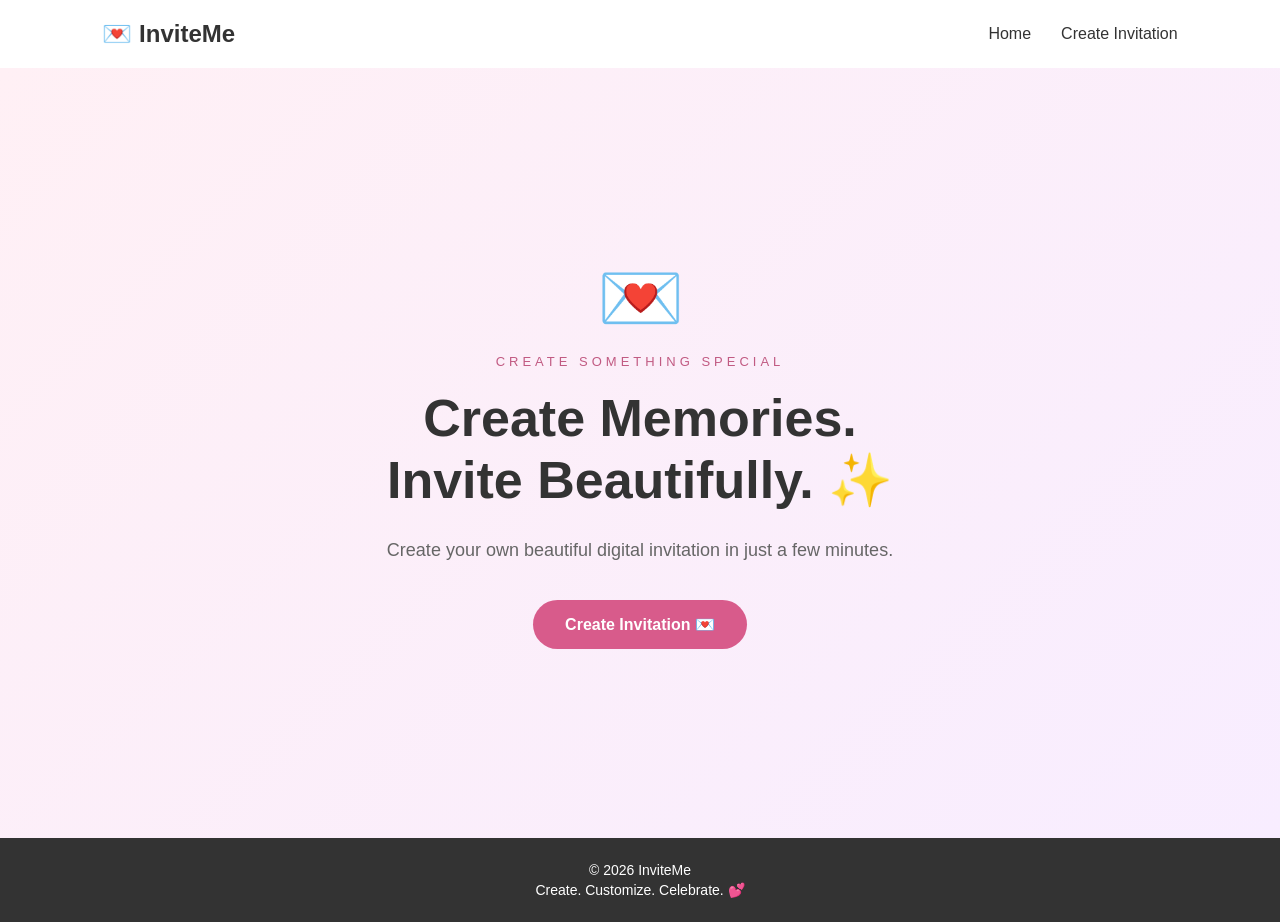
<file: index.html>
<!DOCTYPE html>
<html lang="en">

<head>
    <meta charset="UTF-8">
    <meta name="viewport" content="width=device-width, initial-scale=1.0">

    <title>InviteMe - Digital Invitations</title>

    <!-- CSS -->
    <link rel="stylesheet" href="style.css">
</head>

<body>

    <!-- =========================
         NAVIGATION
    ========================== -->

    <nav class="navbar">

        <div class="logo">
            💌 InviteMe
        </div>

        <div class="nav-links">

            <a href="index.html">
                Home
            </a>

            <a href="event.html">
                Create Invitation
            </a>

        </div>

    </nav>


    <!-- =========================
         HOME / HERO
    ========================== -->

    <section class="home">

        <div class="home-content">

            <div class="home-icon">
                💌
            </div>

            <p class="small-title">
                CREATE SOMETHING SPECIAL
            </p>

            <h1>
                Create Memories.<br>
                Invite Beautifully. ✨
            </h1>

            <p class="home-description">
                Create your own beautiful digital invitation
                in just a few minutes.
            </p>

            <button
                id="createBtn"
                class="primary-btn">

                Create Invitation 💌

            </button>

        </div>

    </section>


    <!-- =========================
         FOOTER
    ========================== -->

    <footer>

        <p>
            © 2026 InviteMe
        </p>

        <p>
            Create. Customize. Celebrate. 💕
        </p>

    </footer>


    <!-- JavaScript -->

    <script src="script.js"></script>

</body>

</html>
</file>
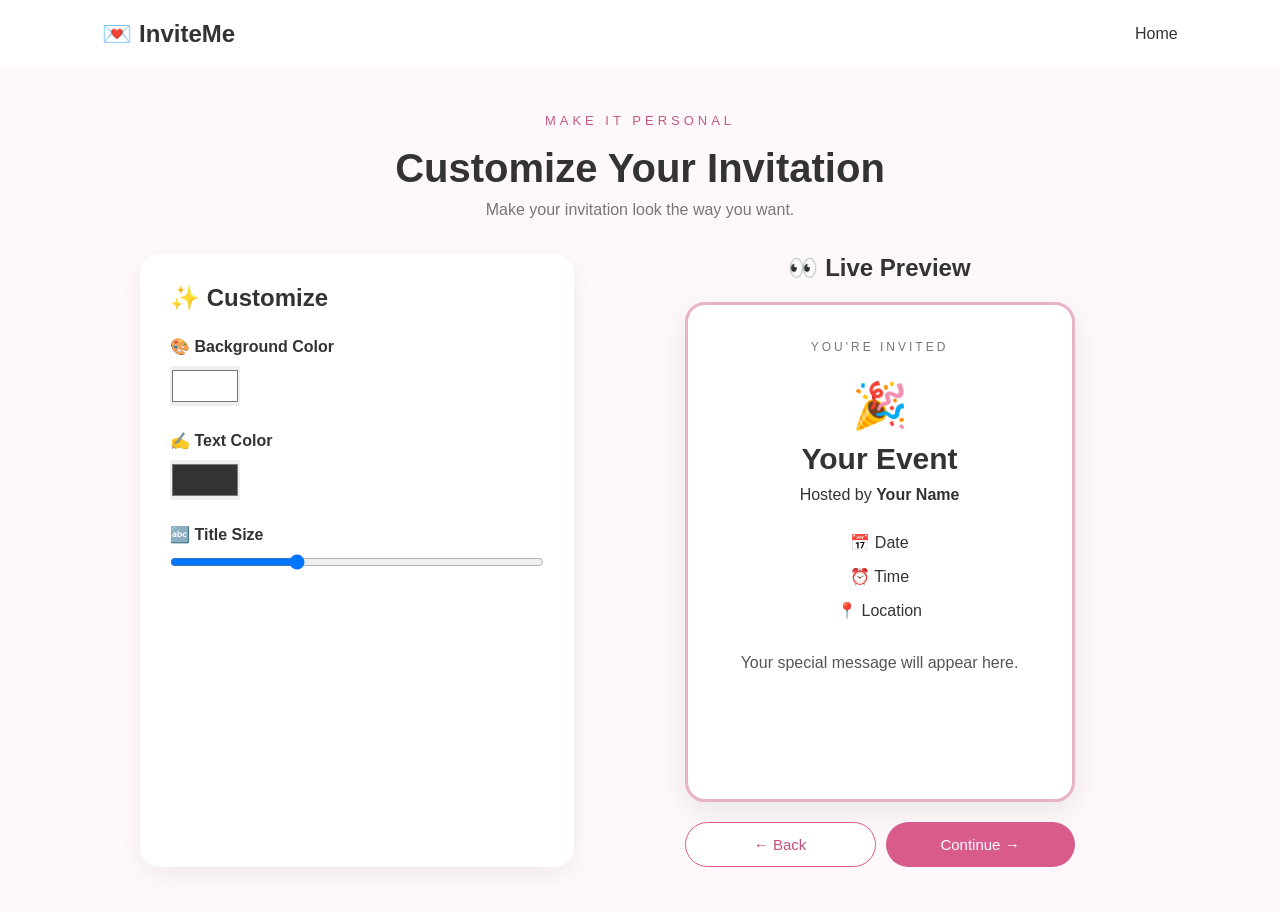
<file: customize.html>
<!DOCTYPE html>
<html lang="en">

<head>

    <meta charset="UTF-8">

    <meta name="viewport"
          content="width=device-width, initial-scale=1.0">

    <title>Customize - InviteMe</title>

    <link rel="stylesheet" href="style.css">

</head>


<body>


    <!-- =========================
         NAVBAR
    ========================== -->

    <nav class="navbar">

        <div class="logo">
            💌 InviteMe
        </div>

        <div class="nav-links">

            <a href="index.html">
                Home
            </a>

        </div>

    </nav>



    <!-- =========================
         CUSTOMIZE PAGE
    ========================== -->

    <section class="customize-section">


        <div class="customize-header">

            <p class="small-title">
                MAKE IT PERSONAL
            </p>

            <h1>
                Customize Your Invitation
            </h1>

            <p>
                Make your invitation look the way you want.
            </p>

        </div>



        <div class="customize-layout">


            <!-- =====================
                 CUSTOMIZE OPTIONS
            ====================== -->

            <div class="customize-options">


                <h2>
                    ✨ Customize
                </h2>


             

                <!-- BACKGROUND -->

                <div class="custom-option">

                    <label>
                        🎨 Background Color
                    </label>

                    <input
                        type="color"
                        id="backgroundColor"
                        value="#ffffff">

                </div>



                <!-- TEXT COLOR -->

                <div class="custom-option">

                    <label>
                        ✍️ Text Color
                    </label>

                    <input
                        type="color"
                        id="textColor"
                        value="#333333">

                </div>



                <!-- FONT SIZE -->

                <div class="custom-option">

                    <label>
                        🔤 Title Size
                    </label>

                    <input
                        type="range"
                        id="fontSize"
                        min="20"
                        max="50"
                        value="30">

                </div>


            </div>



            <!-- =====================
                 LIVE PREVIEW
            ====================== -->

            <div class="custom-preview">

                <h2>
                    👀 Live Preview
                </h2>


                <div
                    id="customInvitation"
                    class="custom-invitation">


                   

                    <p class="preview-small">
                        YOU'RE INVITED
                    </p>


                    <div
                        id="customIcon"
                        class="preview-icon">

                        🎉

                    </div>


                    <h1 id="customTitle">
                        Your Event
                    </h1>


                    <p>
                        Hosted by
                        <strong id="customHost">
                            Your Name
                        </strong>
                    </p>


                    <div class="custom-details"><p>
                            📅
                            <span id="customDate">
                                Date
                            </span>
                        </p>

                        <p>
                            ⏰
                            <span id="customTime">
                                Time
                            </span>
                        </p>

                        <p>
                            📍
                            <span id="customLocation">
                                Location
                            </span>
                        </p>

                    </div>


                    <p id="customMessage">
                        Your special message
                        will appear here.
                    </p>


                </div>


                <!-- BUTTONS -->

                <div class="custom-buttons">

                    <button
                        class="back-btn"
                        onclick="backToTemplate()">

                        ← Back

                    </button>


                    <button
                        class="continue-btn"
                        onclick="goToPreview()">

                        Continue →

                    </button>

                </div>

            </div>

        </div>

    </section>


    <script src="script.js"></script>

</body>

</html>
</file>
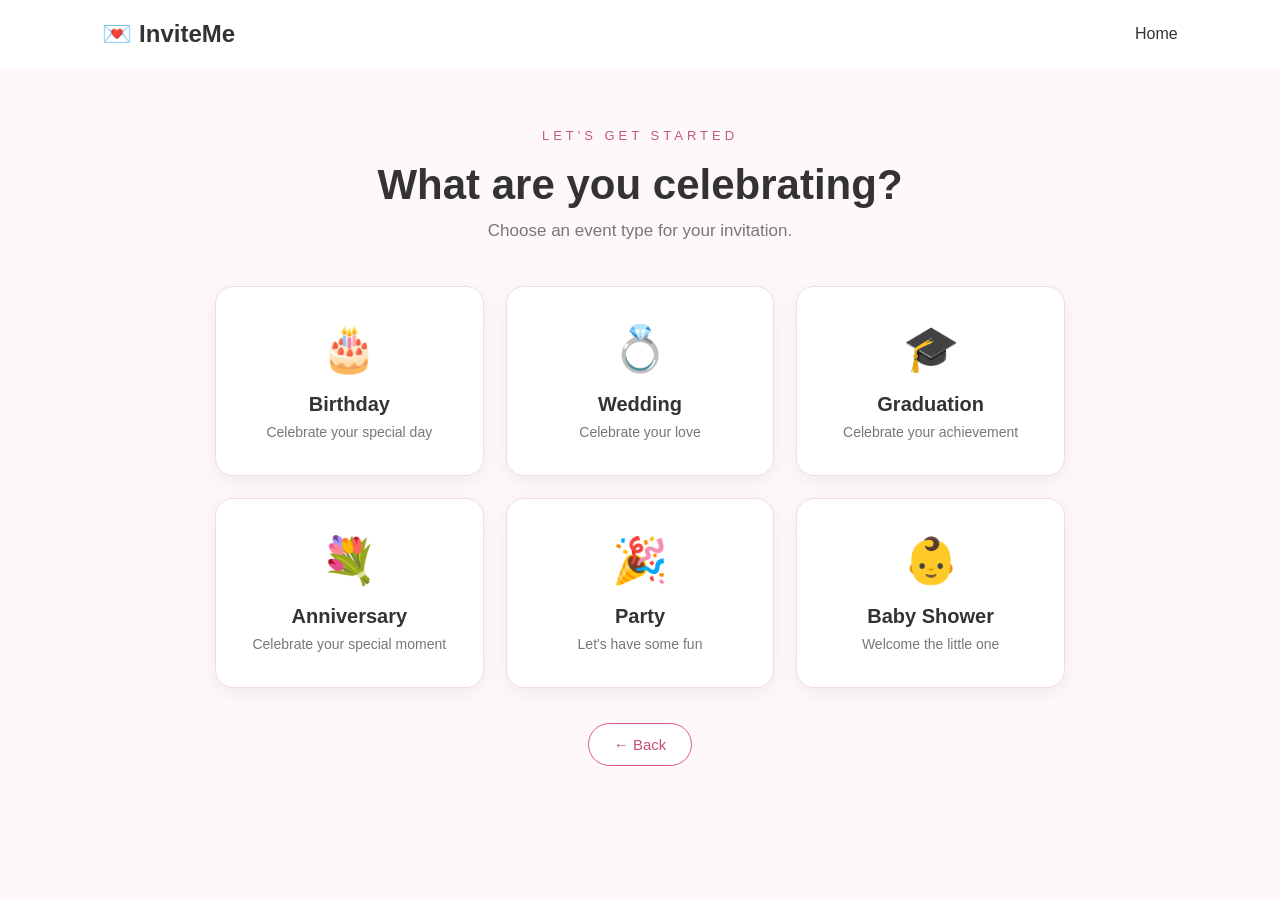
<file: event.html>
<!DOCTYPE html>
<html lang="en">

<head>
    <meta charset="UTF-8">
    <meta name="viewport" content="width=device-width, initial-scale=1.0">

    <title>Choose Event - InviteMe</title>

    <link rel="stylesheet" href="style.css">
</head>

<body>

    <!-- =========================
         NAVIGATION
    ========================== -->

    <nav class="navbar">

        <div class="logo">
            💌 InviteMe
        </div>

        <div class="nav-links">

            <a href="index.html">
                Home
            </a>

        </div>

    </nav>


    <!-- =========================
         EVENT SECTION
    ========================== -->

    <section class="event-section">

        <div class="event-header">

            <p class="small-title">
                LET'S GET STARTED
            </p>

            <h1>
                What are you celebrating?
            </h1>

            <p>
                Choose an event type for your invitation.
            </p>

        </div>


        <!-- EVENT CARDS -->

        <div class="event-container">


            <!-- Birthday -->

            <div
                class="event-card"
                data-event="Birthday">

                <div class="event-icon">
                    🎂
                </div>

                <h3>
                    Birthday
                </h3>

                <p>
                    Celebrate your special day
                </p>

            </div>


            <!-- Wedding -->

            <div
                class="event-card"
                data-event="Wedding">

                <div class="event-icon">
                    💍
                </div>

                <h3>
                    Wedding
                </h3>

                <p>
                    Celebrate your love
                </p>

            </div>


            <!-- Graduation -->

            <div
                class="event-card"
                data-event="Graduation">

                <div class="event-icon">
                    🎓
                </div>

                <h3>
                    Graduation
                </h3>

                <p>
                    Celebrate your achievement
                </p>

            </div>


            <!-- Anniversary -->

            <div
                class="event-card"
                data-event="Anniversary">

                <div class="event-icon">
                    💐
                </div>

                <h3>
                    Anniversary
                </h3>

                <p>
                    Celebrate your special moment
                </p>

            </div>


            <!-- Party -->

            <div
                class="event-card"
                data-event="Party">

                <div class="event-icon">
                    🎉
                </div>

                <h3>
                    Party
                </h3>

                <p>
                    Let's have some fun
                </p>

            </div>


            <!-- Baby Shower -->

            <div
                class="event-card"
                data-event="Baby Shower">

                <div class="event-icon">
                    👶
                </div>

                <h3>
                    Baby Shower
                </h3>

                <p>
                    Welcome the little one
                </p>

            </div>

        </div>


        <!-- =========================
             BACK BUTTON
        ========================== -->

        <button
            class="back-btn"
            onclick="goHome()">

            ← Back

        </button>

    </section>


    <!-- JavaScript -->

    <script src="script.js"></script>

</body>

</html>
</file>
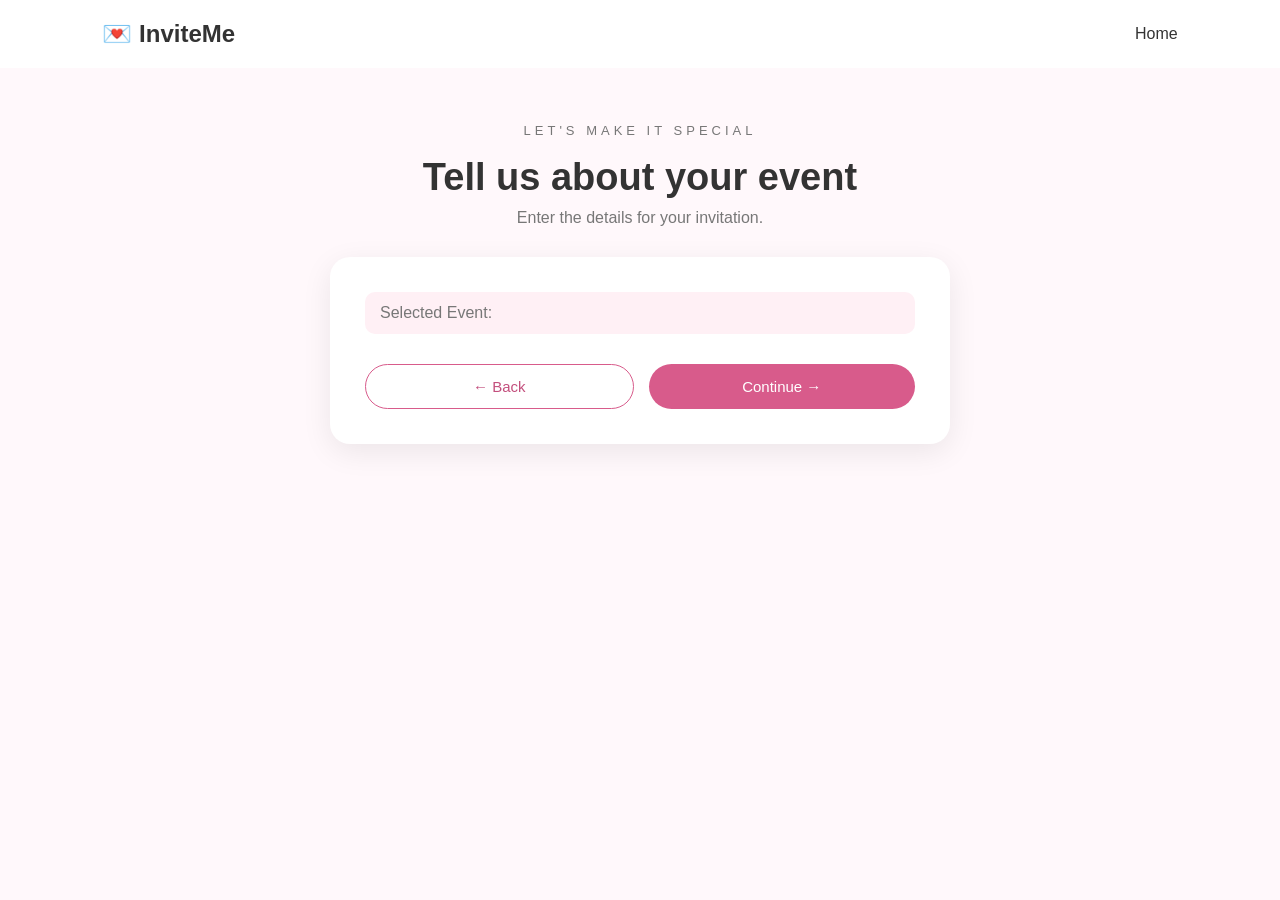
<file: information.html>
<!DOCTYPE html>
<html lang="en">

<head>

    <meta charset="UTF-8">

    <meta name="viewport"
          content="width=device-width, initial-scale=1.0">

    <title>Event Information - InviteMe</title>

    <link rel="stylesheet" href="style.css">

</head>


<body>


    <!-- =========================
         NAVBAR
    ========================== -->

    <nav class="navbar">

        <div class="logo">
            💌 InviteMe
        </div>

        <div class="nav-links">

            <a href="index.html">
                Home
            </a>

        </div>

    </nav>



    <!-- =========================
         INFORMATION PAGE
    ========================== -->

    <section class="information-section">


        <div class="information-header">

            <p class="small-title">
                LET'S MAKE IT SPECIAL
            </p>

            <div
                id="eventIcon"
                class="information-icon">
            </div>

            <h1 id="pageTitle">
                Tell us about your event
            </h1>

            <p id="pageDescription">
                Enter the details for your invitation.
            </p>

        </div>



        <!-- =========================
             FORM
        ========================== -->

        <div class="information-card">


            <div class="selected-event">

                Selected Event:

                <strong id="selectedEvent">
                </strong>

            </div>


            <form id="eventForm">

                <div id="formContainer">
                </div>


                <!-- BUTTONS -->

                <div class="information-buttons">

                    <button
                        type="button"
                        class="back-btn"
                        onclick="goBackToEvent()">

                        ← Back

                    </button>


                    <button
                        type="button"
                        class="continue-btn"
                        onclick="saveEventInformation()">

                        Continue →

                    </button>

                </div>

            </form>

        </div>

    </section>



    <script src="script.js"></script>

</body>

</html>
</file>
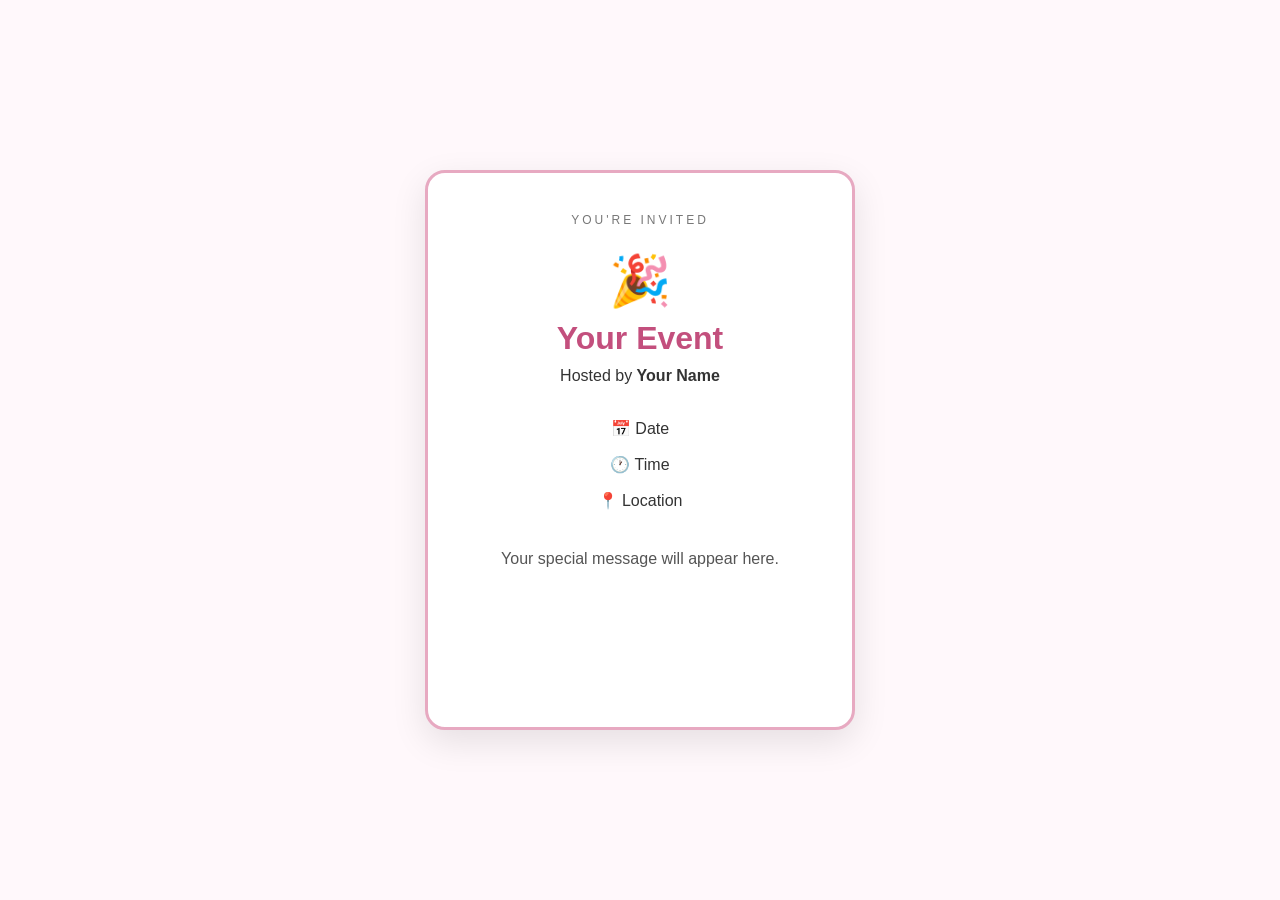
<file: invitation.html>
<!DOCTYPE html>
<html lang="en">

<head>

    <meta charset="UTF-8">

    <meta name="viewport"
          content="width=device-width, initial-scale=1.0">

    <title>Invitation - InviteMe</title>

    <link rel="stylesheet" href="style.css">

</head>

<body>

    <section class="guest-invitation-section">

        <div
            id="guestInvitation"
            class="guest-invitation">


            


            <!-- SMALL TITLE -->

            <p class="guest-small">
                YOU'RE INVITED
            </p>


            <!-- EVENT ICON -->

            <div
                id="guestIcon"
                class="guest-icon">

                🎉

            </div>


            <!-- EVENT TITLE -->

            <h1 id="guestTitle">
                Your Event
            </h1>


            <!-- HOST -->

            <p class="guest-host">

                Hosted by

                <strong id="guestHost">
                    Your Name
                </strong>

            </p>


            <!-- DETAILS -->

            <div class="guest-details">

                <p>

                    📅

                    <span id="guestDate">
                        Date
                    </span>

                </p>


                <p>

                    🕐

                    <span id="guestTime">
                        Time
                    </span>

                </p>


                <p>

                    📍

                    <span id="guestLocation">
                        Location
                    </span>

                </p>

            </div>


            <!-- MESSAGE -->

            <p
                id="guestMessage"
                class="guest-message">

                Your special message
                will appear here.

            </p>


        </div>

    </section>


    <script src="script.js"></script>

</body>

</html>
</file>
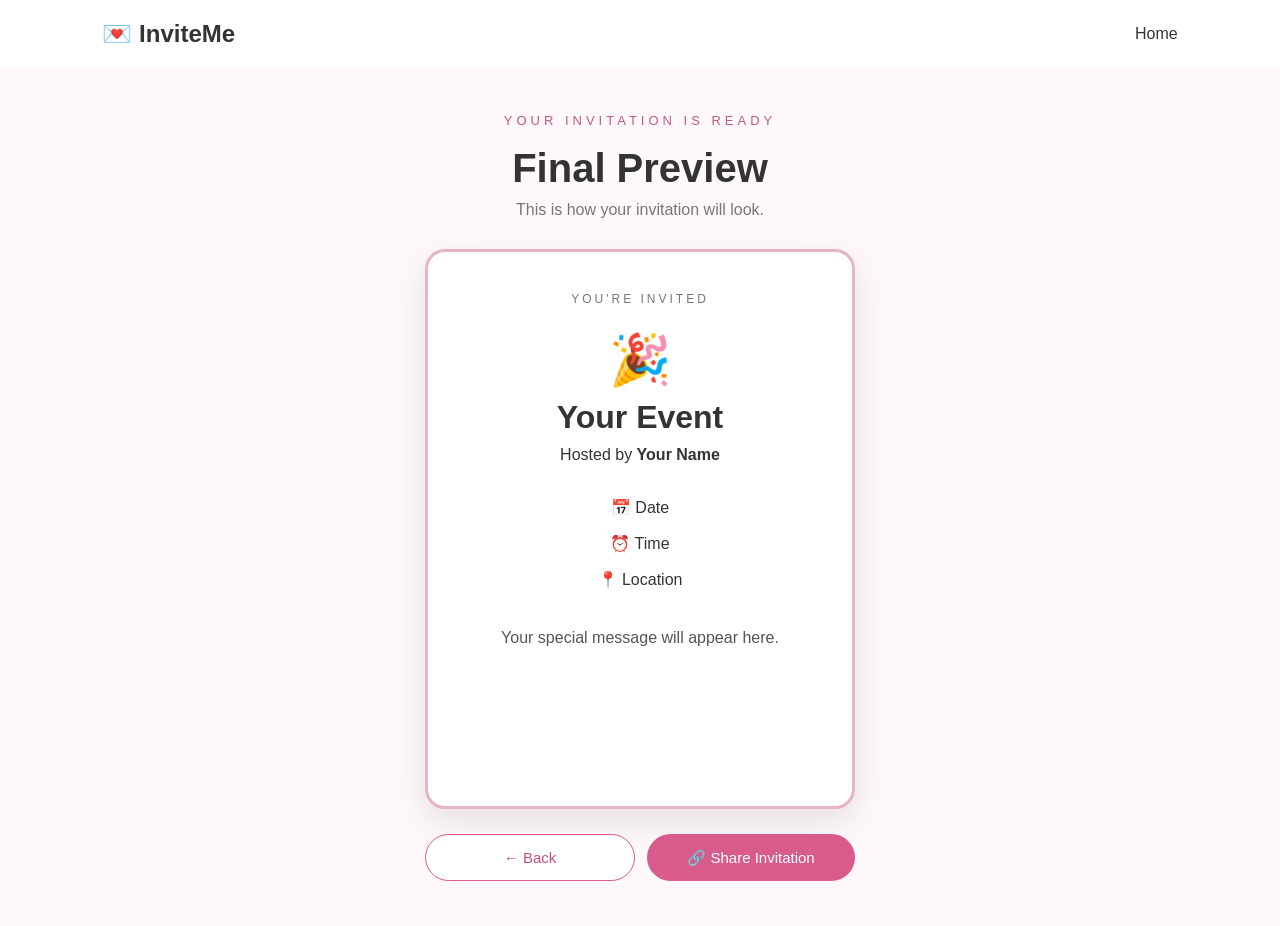
<file: preview.html>
<!DOCTYPE html>
<html lang="en">

<head>

    <meta charset="UTF-8">

    <meta name="viewport"
          content="width=device-width, initial-scale=1.0">

    <title>Invitation Preview - InviteMe</title>

    <link rel="stylesheet" href="style.css">

</head>


<body>


    <!-- =========================
         NAVBAR
    ========================== -->

    <nav class="navbar">

        <div class="logo">
            💌 InviteMe
        </div>

        <div class="nav-links">

            <a href="index.html">
                Home
            </a>

        </div>

    </nav>



    <!-- =========================
         FINAL PREVIEW
    ========================== -->

    <section class="final-preview-section">


        <div class="final-header">

            <p class="small-title">
                YOUR INVITATION IS READY
            </p>

            <h1>
                Final Preview
            </h1>

            <p>
                This is how your invitation will look.
            </p>

        </div>



        <!-- =========================
             INVITATION
        ========================== -->

        <div
            id="finalInvitation"
            class="final-invitation">


            <p class="final-small">
                YOU'RE INVITED
            </p>


            <div
                id="finalIcon"
                class="final-icon">

                🎉

            </div>


            <h1 id="finalTitle">
                Your Event
            </h1>


            <p class="final-host">

                Hosted by

                <strong id="finalHost">
                    Your Name
                </strong>

            </p>


            <div class="final-details">

                <p>

                    📅

                    <span id="finalDate">
                        Date
                    </span>

                </p>


                <p>

                    ⏰

                    <span id="finalTime">
                        Time
                    </span>

                </p>


                <p>

                    📍

                    <span id="finalLocation">
                        Location
                    </span>

                </p>

            </div>


            <p
                id="finalMessage"
                class="final-message">

                Your special message
                will appear here.

            </p>


        </div>



        <!-- =========================
             BUTTONS
        ========================== -->
<div class="final-buttons">

    <button
        class="back-btn"
        onclick="backToCustomize()">

        ← Back

    </button>


    <button
        class="share-btn"
        onclick="shareInvitation()">

        🔗 Share Invitation

    </button>

</div>


<!-- =========================
     SHARE LINK
========================= -->

<div
    id="shareLinkBox"
    style="display: none; margin-top: 20px;">

    <p>
        🔗 <strong>Your Invitation Link</strong>
    </p>

    <input
        type="text"
        id="shareLinkInput"
        readonly
        style="width: 100%; padding: 10px;">

    <button
        type="button"
        onclick="copyInvitationLink()"
        style="margin-top: 10px; padding: 10px 20px;">

        📋 Copy Link

    </button>

</div>
       
    </section>


    <script src="script.js"></script>

</body>

</html>
</file>
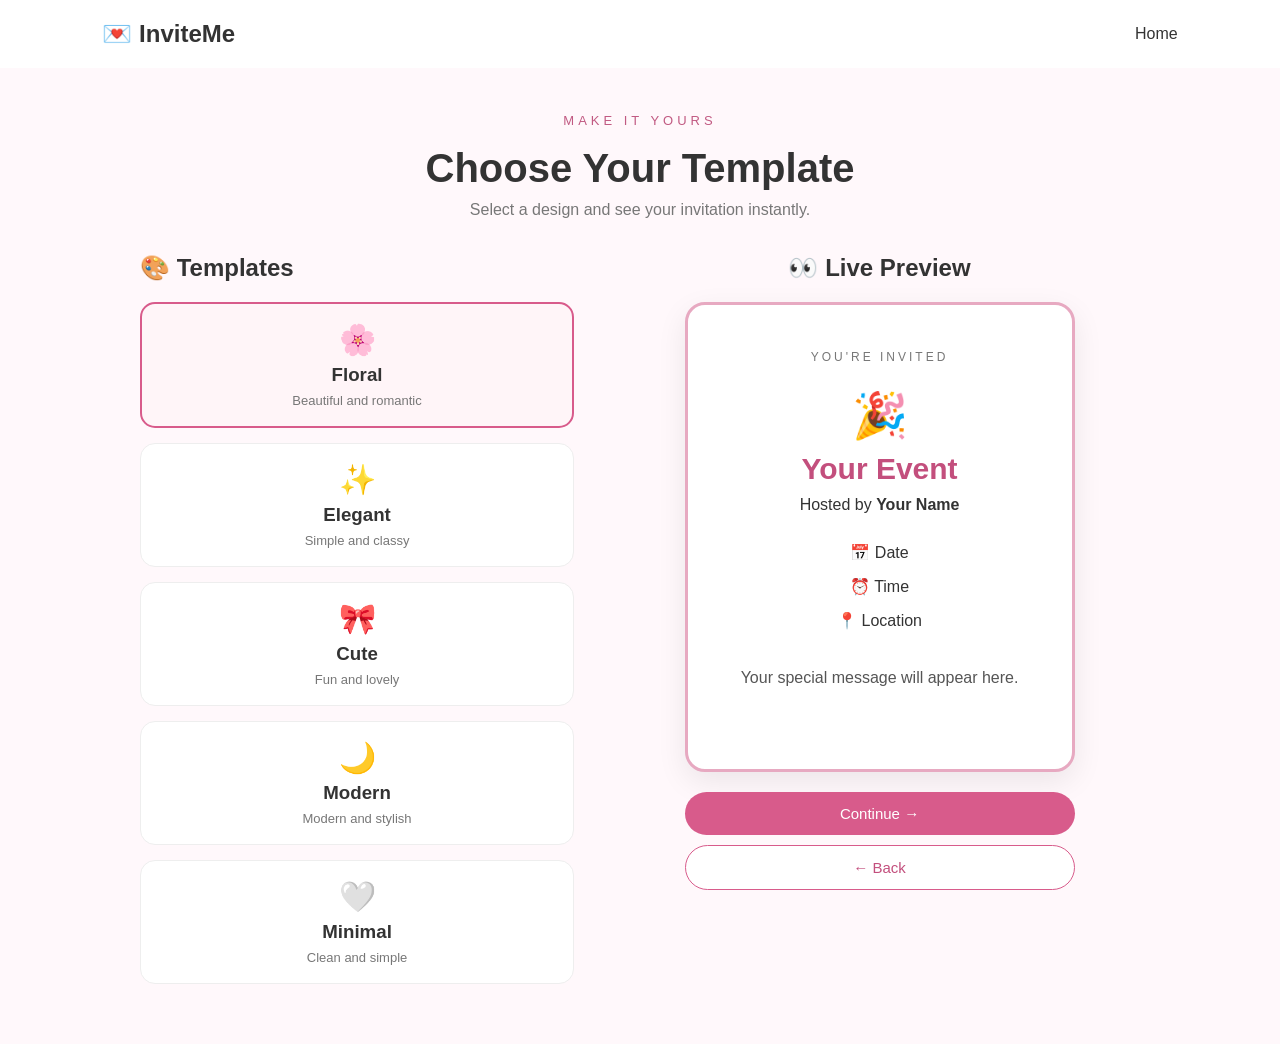
<file: template.html>
<!DOCTYPE html>
<html lang="en">

<head>
    <meta charset="UTF-8">
    <meta name="viewport" content="width=device-width, initial-scale=1.0">

    <title>Choose Template - InviteMe</title>

    <link rel="stylesheet" href="style.css">
</head>

<body>

    <!-- NAVBAR -->
    <nav class="navbar">

        <div class="logo">
            💌 InviteMe
        </div>

        <div class="nav-links">
            <a href="index.html">Home</a>
        </div>

    </nav>


    <!-- TEMPLATE PAGE -->

    <section class="template-section">

        <div class="template-header">

            <p class="small-title">
                MAKE IT YOURS
            </p>

            <h1>
                Choose Your Template
            </h1>

            <p>
                Select a design and see your invitation instantly.
            </p>

        </div>


        <div class="template-layout">


            <!-- LEFT : TEMPLATES -->

            <div class="templates">

                <h2>
                    🎨 Templates
                </h2>


                <div
                    class="template-option active"
                    data-template="floral">

                    <div class="template-icon">
                        🌸
                    </div>

                    <h3>Floral</h3>

                    <p>Beautiful and romantic</p>

                </div>


                <div
                    class="template-option"
                    data-template="elegant">

                    <div class="template-icon">
                        ✨
                    </div>

                    <h3>Elegant</h3>

                    <p>Simple and classy</p>

                </div>


                <div
                    class="template-option"
                    data-template="cute">

                    <div class="template-icon">
                        🎀
                    </div>

                    <h3>Cute</h3>

                    <p>Fun and lovely</p>

                </div>


                <div
                    class="template-option"
                    data-template="modern">

                    <div class="template-icon">
                        🌙
                    </div>

                    <h3>Modern</h3>

                    <p>Modern and stylish</p>

                </div>


                <div
                    class="template-option"
                    data-template="minimal">

                    <div class="template-icon">
                        🤍
                    </div>

                    <h3>Minimal</h3>

                    <p>Clean and simple</p>

                </div>

            </div>



            <!-- RIGHT : LIVE PREVIEW -->

            <div class="preview-area">

                <h2>
                    👀 Live Preview
                </h2>


                <div
                    id="invitationCard"
                    class="invitation-card floral">


                    <p class="preview-small">
                        YOU'RE INVITED
                    </p>


                    <div
                        id="previewIcon"
                        class="preview-icon">
                        🎉
                    </div>


                    <h1 id="previewTitle">
                        Your Event
                    </h1>


                    <p class="preview-host">
                        Hosted by
                        <strong id="previewHost">
                            Your Name
                        </strong>
                    </p>


                    <div class="preview-details">

                        <p>
                            📅
                            <span id="previewDate">
                                Date
                            </span>
                        </p>

                        <p>
                            ⏰
                            <span id="previewTime">
                                Time
                            </span>
                        </p><p>
                            📍
                            <span id="previewLocation">
                                Location
                            </span>
                        </p>

                    </div>


                    <p
                        id="previewMessage"
                        class="preview-message">

                        Your special message
                        will appear here.

                    </p>

                </div>


                <!-- BUTTONS -->

                <div class="template-buttons">

                    <button
                        class="continue-btn"
                        onclick="continueToCustomize()">

                        Continue →

                    </button>


                    <button
                        class="back-btn"
                        onclick="backToInformation()">

                        ← Back

                    </button>

                </div>

            </div>

        </div>

    </section>


    <script src="script.js"></script>

</body>

</html>
</file>
<file: style.css>
* {
    margin: 0;
    padding: 0;
    box-sizing: border-box;
}

body {
    font-family: Arial, sans-serif;
    background: #fff8fb;
    color: #333;
}


/* =========================
   NAVBAR
========================= */

.navbar {
    width: 100%;
    padding: 20px 8%;

    display: flex;
    justify-content: space-between;
    align-items: center;

    background: white;

    box-shadow: 0 2px 10px rgba(0, 0, 0, 0.05);
}

.logo {
    font-size: 24px;
    font-weight: bold;
}

.nav-links {
    display: flex;
    gap: 30px;
}

.nav-links a {
    text-decoration: none;
    color: #333;
    font-weight: 500;
}

.nav-links a:hover {
    color: #d85b8b;
}


/* =========================
   HOME
========================= */

.home {
    min-height: calc(100vh - 130px);

    display: flex;
    justify-content: center;
    align-items: center;

    text-align: center;

    padding: 60px 20px;

    background: linear-gradient(
        135deg,
        #fff0f5,
        #f8edff
    );
}

.home-content {
    max-width: 750px;
}

.home-icon {
    font-size: 70px;
    margin-bottom: 15px;
}

.small-title {
    font-size: 13px;
    letter-spacing: 4px;
    color: #c15a82;
    margin-bottom: 18px;
}

.home h1 {
    font-size: 52px;
    line-height: 1.2;
    margin-bottom: 25px;
}

.home-description {
    font-size: 18px;
    color: #666;

    line-height: 1.6;

    margin-bottom: 35px;
}


/* =========================
   BUTTON
========================= */

.primary-btn {
    border: none;

    padding: 15px 32px;

    border-radius: 30px;

    background: #d85b8b;
    color: white;

    font-size: 16px;
    font-weight: bold;

    cursor: pointer;

    transition: 0.3s;
}

.primary-btn:hover {
    background: #bd4775;
    transform: translateY(-2px);
}


/* =========================
   FOOTER
========================= */

footer {
    padding: 20px;

    text-align: center;

    background: #333;
    color: white;

    font-size: 14px;
}

footer p {
    margin: 4px;
}


/* =========================
   MOBILE
========================= */

@media (max-width: 600px) {

    .navbar {
        padding: 15px 5%;
    }

    .logo {
        font-size: 20px;
    }

    .nav-links {
        gap: 12px;
    }

    .nav-links a {
        font-size: 14px;
    }

    .home h1 {
        font-size: 36px;
    }

    .home-description {
        font-size: 16px;
    }

    .home-icon {
        font-size: 55px;
    }
}/* =========================
   EVENT PAGE
========================= */

.event-section {
    min-height: calc(100vh - 80px);

    padding: 60px 8%;

    text-align: center;

    background: #fff8fb;
}

.event-header {
    margin-bottom: 45px;
}

.event-header h1 {
    font-size: 42px;
    margin-bottom: 12px;
}

.event-header > p:last-child {
    color: #777;
    font-size: 17px;
}


/* EVENT CARDS */

.event-container {
    max-width: 850px;

    margin: 0 auto 35px;

    display: grid;

    grid-template-columns:
        repeat(3, 1fr);

    gap: 22px;
}


.event-card {
    padding: 35px 20px;

    background: white;

    border-radius: 18px;

    border: 1px solid #f1dce5;

    box-shadow:
        0 5px 20px
        rgba(0, 0, 0, 0.06);

    cursor: pointer;

    transition: 0.3s;
}


.event-card:hover {
    transform: translateY(-6px);

    border-color: #d85b8b;

    box-shadow:
        0 10px 25px
        rgba(216, 91, 139, 0.15);
}


.event-icon {
    font-size: 45px;

    margin-bottom: 18px;
}


.event-card h3 {
    font-size: 20px;

    margin-bottom: 8px;
}


.event-card p {
    color: #777;

    font-size: 14px;
}


/* BACK BUTTON */

.back-btn {
    padding: 12px 25px;

    border: 1px solid #d85b8b;

    background: white;

    color: #c34f7d;

    border-radius: 25px;

    font-size: 15px;

    cursor: pointer;
}


.back-btn:hover {
    background: #d85b8b;

    color: white;
}


/* EVENT PAGE MOBILE */

@media (max-width: 700px) {

    .event-container {
        grid-template-columns:
            repeat(2, 1fr);
    }

    .event-header h1 {
        font-size: 32px;
    }

}


@media (max-width: 450px) {

    .event-container {
        grid-template-columns: 1fr;
    }

}/* =========================
   INFORMATION PAGE
========================= */

.information-section {

    min-height: calc(100vh - 80px);

    padding: 55px 20px;

    background: #fff8fb;

}


.information-header {

    text-align: center;

    margin-bottom: 30px;

}


.information-icon {

    font-size: 42px;

    margin-bottom: 10px;

}


.information-header h1 {

    font-size: 38px;

    margin: 10px 0;

}


.information-header p {

    color: #777;

}


.information-card {

    width: 100%;

    max-width: 620px;

    margin: auto;

    padding: 35px;

    background: white;

    border-radius: 20px;

    box-shadow:
        0 8px 30px
        rgba(0,0,0,0.08);

}


.selected-event {

    padding: 12px 15px;

    margin-bottom: 25px;

    background: #fff0f5;

    border-radius: 10px;

    color: #777;

}


.selected-event strong {

    color: #c34f7d;

}


/* FORM */

.form-group {

    margin-bottom: 20px;

}


.form-group label {

    display: block;

    margin-bottom: 8px;

    font-weight: 600;

}


.form-group input,

.form-group textarea {

    width: 100%;

    padding: 13px 15px;

    border: 1px solid #ddd;

    border-radius: 10px;

    font-size: 15px;

    box-sizing: border-box;

    outline: none;

    font-family: inherit;

}


.form-group input:focus,

.form-group textarea:focus {

    border-color: #d85b8b;

}


.form-group textarea {

    resize: vertical;

}


/* BUTTONS */

.information-buttons {

    display: flex;

    gap: 15px;

    margin-top: 30px;

}


.information-buttons button {

    flex: 1;

    padding: 13px;

    border-radius: 25px;

    font-size: 15px;

    cursor: pointer;

}


.information-buttons .back-btn {

    background: white;

    border: 1px solid #d85b8b;

    color: #c34f7d;

}


.information-buttons .continue-btn {

    border: none;

    background: #d85b8b;

    color: white;

}


.information-buttons .back-btn:hover {

    background: #d85b8b;

    color: white;

}


.information-buttons .continue-btn:hover {

    background: #bd4674;

}


/* MOBILE */

@media (max-width: 600px) {

    .information-header h1 {

        font-size: 30px;

    }


    .information-card {

        padding: 25px;

    }


    .information-buttons {

        flex-direction: column;

    }

}/* =========================
   TEMPLATE PAGE
========================= */

.template-section {
    min-height: calc(100vh - 80px);
    padding: 45px 7%;
    background: #fff8fb;
}

.template-header {
    text-align: center;
    margin-bottom: 35px;
}

.template-header h1 {
    font-size: 40px;
    margin: 10px 0;
}

.template-header p:last-child {
    color: #777;
}


/* LAYOUT */

.template-layout {
    max-width: 1000px;
    margin: auto;

    display: grid;

    grid-template-columns:
        1fr 1.2fr;

    gap: 45px;
}


/* TEMPLATES */

.templates h2,
.preview-area h2 {
    margin-bottom: 20px;
}

.template-option {
    background: white;

    padding: 18px;

    margin-bottom: 15px;

    border-radius: 15px;

    border: 1px solid #eee;

    text-align: center;

    cursor: pointer;

    transition: 0.3s;
}

.template-option:hover {
    transform: translateY(-3px);
}

.template-option.active {
    border: 2px solid #d85b8b;

    background: #fff5f8;
}

.template-icon {
    font-size: 30px;
}

.template-option h3 {
    margin: 7px 0;
}

.template-option p {
    color: #777;

    font-size: 13px;
}


/* PREVIEW */

.preview-area {
    text-align: center;
}

.invitation-card {
    max-width: 390px;

    min-height: 470px;

    margin: auto;

    padding: 45px 30px;

    box-sizing: border-box;

    background: white;

    border-radius: 20px;

    border: 3px solid #e7b3c7;

    box-shadow:
        0 10px 30px
        rgba(0,0,0,0.08);

    transition: 0.3s;
}


.preview-small {
    letter-spacing: 3px;

    font-size: 12px;

    color: #777;
}


.preview-icon {
    font-size: 45px;

    margin: 25px 0 10px;
}


#previewTitle {
    font-size: 30px;

    margin: 10px 0;
}


.preview-host {
    font-size: 16px;
}


.preview-details {
    margin: 25px 0;

    line-height: 1.8;
}


.preview-details p {
    margin: 5px;
}


.preview-message {
    margin-top: 30px;

    line-height: 1.6;

    color: #555;
}


/* TEMPLATE STYLES */

.invitation-card.floral {
    border-color: #e7a9c1;
}

.invitation-card.floral #previewTitle {
    color: #c34f7d;
}


.invitation-card.elegant {
    border-color: #c9b37e;
}

.invitation-card.elegant #previewTitle {
    color: #8b6f32;
}


.invitation-card.cute {
    border-color: #ef9fbd;
}

.invitation-card.cute #previewTitle {
    color: #e75b91;
}


.invitation-card.modern {
    background: #202020;

    color: white;

    border-color: #555;
}

.invitation-card.modern .preview-message {
    color: #ddd;
}


.invitation-card.minimal {
    border-color: #ddd;
}

.invitation-card.minimal #previewTitle {
    color: #333;
}


/* BUTTONS */

.template-buttons {
    max-width: 390px;

    margin: 20px auto 0;

    display: flex;

    flex-direction: column;

    gap: 10px;
}


.template-buttons button {
    width: 100%;

    padding: 13px;

    border-radius: 25px;

    cursor: pointer;

    font-size: 15px;
}


.template-buttons .continue-btn {
    border: none;

    background: #d85b8b;

    color: white;
}


.template-buttons .back-btn {
    background: white;

    border: 1px solid #d85b8b;

    color: #c34f7d;
}


/* MOBILE */

@media (max-width: 750px) {

    .template-layout {
        grid-template-columns: 1fr;
    }

    .template-header h1 {
        font-size: 32px;
    }

}/* =========================
   CUSTOMIZE PAGE
========================= */

.customize-section {

    min-height: calc(100vh - 80px);

    padding: 45px 7%;

    background: #fff8fb;

}


.customize-header {

    text-align: center;

    margin-bottom: 35px;

}


.customize-header h1 {

    font-size: 40px;

    margin: 10px 0;

}


.customize-header p:last-child {

    color: #777;

}


/* LAYOUT */

.customize-layout {

    max-width: 1000px;

    margin: auto;

    display: grid;

    grid-template-columns:
        1fr 1.2fr;

    gap: 45px;

}


/* OPTIONS */

.customize-options {

    background: white;

    padding: 30px;

    border-radius: 20px;

    box-shadow:
        0 8px 25px
        rgba(0,0,0,0.06);

}


.customize-options h2 {

    margin-bottom: 25px;

}


.custom-option {

    margin-bottom: 25px;

}


.custom-option label {

    display: block;

    font-weight: 600;

    margin-bottom: 10px;

}


.custom-option input[type="file"] {

    width: 100%;

}


.custom-option input[type="color"] {

    width: 70px;

    height: 40px;

    border: none;

    cursor: pointer;

}


.custom-option input[type="range"] {

    width: 100%;

    cursor: pointer;

}


/* PREVIEW */

.custom-preview {

    text-align: center;

}


.custom-preview h2 {

    margin-bottom: 20px;

}


.custom-invitation {

    max-width: 390px;

    min-height: 500px;

    margin: auto;

    padding: 35px 30px;

    background: white;

    border: 3px solid #e7b3c7;

    border-radius: 20px;

    box-shadow:
        0 10px 30px
        rgba(0,0,0,0.08);

    transition: 0.3s;

}


.custom-photo {

    width: 120px;

    height: 120px;

    object-fit: cover;

    margin-bottom: 20px;

    border-radius: 10px;

}


#customTitle {

    font-size: 30px;

    margin: 10px 0;

}


.custom-details {

    margin: 25px 0;

    line-height: 1.8;

}


.custom-details p {

    margin: 5px;

}


#customMessage {

    margin-top: 25px;

    line-height: 1.6;

    color: #555;

}


/* BUTTONS */

.custom-buttons {

    max-width: 390px;

    margin: 20px auto 0;

    display: flex;

    gap: 10px;

}


.custom-buttons button {

    flex: 1;

    padding: 13px;

    border-radius: 25px;

    cursor: pointer;

    font-size: 15px;

}


.custom-buttons .continue-btn {

    border: none;

    background: #d85b8b;

    color: white;

}


.custom-buttons .back-btn {

    background: white;

    border: 1px solid #d85b8b;

    color: #c34f7d;

}


/* MOBILE */

@media (max-width: 750px) {

    .customize-layout {

        grid-template-columns: 1fr;

    }


    .customize-header h1 {

        font-size: 32px;

    }

}/* =========================
   FINAL PREVIEW
========================= */

.final-preview-section {

    min-height: calc(100vh - 80px);

    padding: 45px 20px;

    background: #fff8fb;

    text-align: center;

}


.final-header {

    margin-bottom: 30px;

}


.final-header h1 {

    font-size: 40px;

    margin: 10px 0;

}


.final-header p:last-child {

    color: #777;

}


/* =========================
   FINAL INVITATION
========================= */

.final-invitation {

    width: 100%;

    max-width: 430px;

    min-height: 560px;

    margin: auto;

    padding: 40px 30px;

    background: white;

    border: 3px solid #e7b3c7;

    border-radius: 20px;

    box-shadow:
        0 12px 35px
        rgba(0, 0, 0, 0.1);

    box-sizing: border-box;

}


.final-photo {

    width: 130px;

    height: 130px;

    object-fit: cover;

    border-radius: 10px;

    margin-bottom: 20px;

}


.final-small {

    font-size: 12px;

    letter-spacing: 3px;

    color: #777;

}


.final-icon {

    font-size: 50px;

    margin: 25px 0 10px;

}


#finalTitle {

    font-size: 32px;

    margin: 10px 0;

}


.final-host {

    font-size: 16px;

}


.final-details {

    margin: 30px 0;

    line-height: 1.8;

}


.final-details p {

    margin: 7px;

}


.final-message {

    margin-top: 30px;

    line-height: 1.7;

    color: #555;

}


/* =========================
   BUTTONS
========================= */

.final-buttons {

    max-width: 430px;

    margin: 25px auto 0;

    display: flex;

    gap: 12px;

}


.final-buttons button {

    flex: 1;

    padding: 14px;

    border-radius: 25px;

    font-size: 15px;

    cursor: pointer;

}


.final-buttons .back-btn {

    background: white;

    border: 1px solid #d85b8b;

    color: #c34f7d;

}


.final-buttons .share-btn {

    border: none;

    background: #d85b8b;

    color: white;

}


.final-buttons .back-btn:hover {

    background: #d85b8b;

    color: white;

}


.final-buttons .share-btn:hover {

    background: #bd4674;

}


/* =========================
   MOBILE
========================= */

@media (max-width: 500px) {

    .final-header h1 {

        font-size: 32px;

    }


    .final-invitation {

        padding: 30px 20px;

    }


    .final-buttons {

        flex-direction: column;

    }

}/* =========================
   SHARE PAGE
========================= */

.share-section {

    min-height: calc(100vh - 80px);

    display: flex;

    justify-content: center;

    align-items: center;

    padding: 40px 20px;

    background: #fff8fb;
}


.share-card {

    width: 100%;

    max-width: 600px;

    background: white;

    padding: 45px 35px;

    border-radius: 25px;

    text-align: center;

    box-shadow:
        0 12px 35px
        rgba(0, 0, 0, 0.08);

}


.share-icon {

    font-size: 55px;

    margin-bottom: 15px;
}


.share-card h1 {

    font-size: 36px;

    margin: 10px 0;

}


.share-card > p {

    color: #777;

    line-height: 1.6;
}


/* LINK BOX */

.share-link-box {

    display: flex;

    gap: 10px;

    margin-top: 30px;
}


.share-link-box input {

    flex: 1;

    padding: 13px;

    border: 1px solid #ddd;

    border-radius: 10px;

    font-size: 14px;

    background: #fafafa;
}


.share-link-box button {

    padding: 13px 20px;

    border: none;

    border-radius: 10px;

    background: #d85b8b;

    color: white;

    cursor: pointer;
}


.share-link-box button:hover {

    background: #bd4674;
}


.copy-message {

    min-height: 20px;

    color: #d85b8b !important;

    font-size: 14px;

}


/* BUTTONS */

.share-buttons {

    display: flex;

    gap: 12px;

    margin-top: 25px;
}


.share-buttons button {

    flex: 1;

    padding: 13px;

    border-radius: 25px;

    cursor: pointer;

    font-size: 15px;
}


.share-buttons .back-btn {

    background: white;

    border: 1px solid #d85b8b;

    color: #c34f7d;
}


.share-buttons .home-btn {

    border: none;

    background: #d85b8b;

    color: white;
}


/* MOBILE */

@media (max-width: 600px) {

    .share-card {

        padding: 35px 20px;

    }


    .share-card h1 {

        font-size: 30px;

    }


    .share-link-box {

        flex-direction: column;

    }


    .share-buttons {

        flex-direction: column;

    }

}
/* =========================
   GUEST INVITATION
========================= */

.guest-invitation-section {

    min-height: 100vh;

    display: flex;

    justify-content: center;

    align-items: center;

    padding: 40px 20px;

    background: #fff8fb;

}


.guest-invitation {

    width: 100%;

    max-width: 430px;

    min-height: 560px;

    padding: 40px 30px;

    background: white;

    border: 3px solid #e7b3c7;

    border-radius: 20px;

    box-shadow:
        0 12px 35px
        rgba(0, 0, 0, 0.1);

    text-align: center;

}


/* PHOTO */

.guest-photo {

    width: 130px;

    height: 130px;

    object-fit: cover;

    border-radius: 10px;

    margin-bottom: 20px;

}


/* SMALL TEXT */

.guest-small {

    font-size: 12px;

    letter-spacing: 3px;

    color: #777;

}


/* ICON */

.guest-icon {

    font-size: 50px;

    margin: 25px 0 10px;

}


/* TITLE */

#guestTitle {

    font-size: 32px;

    margin: 10px 0;

}


/* HOST */

.guest-host {

    font-size: 16px;

}


/* DETAILS */

.guest-details {

    margin: 30px 0;

    line-height: 1.8;

}


.guest-details p {

    margin: 7px;

}


/* MESSAGE */

.guest-message {

    margin-top: 30px;

    line-height: 1.7;

    color: #555;

}


/* TEMPLATE STYLES */

.guest-invitation.floral {

    border-color: #e7a9c1;

}


.guest-invitation.floral #guestTitle {

    color: #c34f7d;

}


.guest-invitation.elegant {

    border-color: #c9b37e;

}


.guest-invitation.elegant #guestTitle {

    color: #8b6f32;

}


.guest-invitation.cute {

    border-color: #ef9fbd;

}


.guest-invitation.cute #guestTitle {

    color: #e75b91;

}


.guest-invitation.modern {

    background: #202020;

    color: white;

    border-color: #555;

}


.guest-invitation.modern .guest-message {

    color: #ddd;

}


.guest-invitation.minimal {

    border-color: #ddd;

}


.guest-invitation.minimal #guestTitle {

    color: #333;

}


/* MOBILE */

@media (max-width: 500px) {

    .guest-invitation {

        padding: 30px 20px;

    }


    #guestTitle {

        font-size: 28px;

    }

}
</file>
